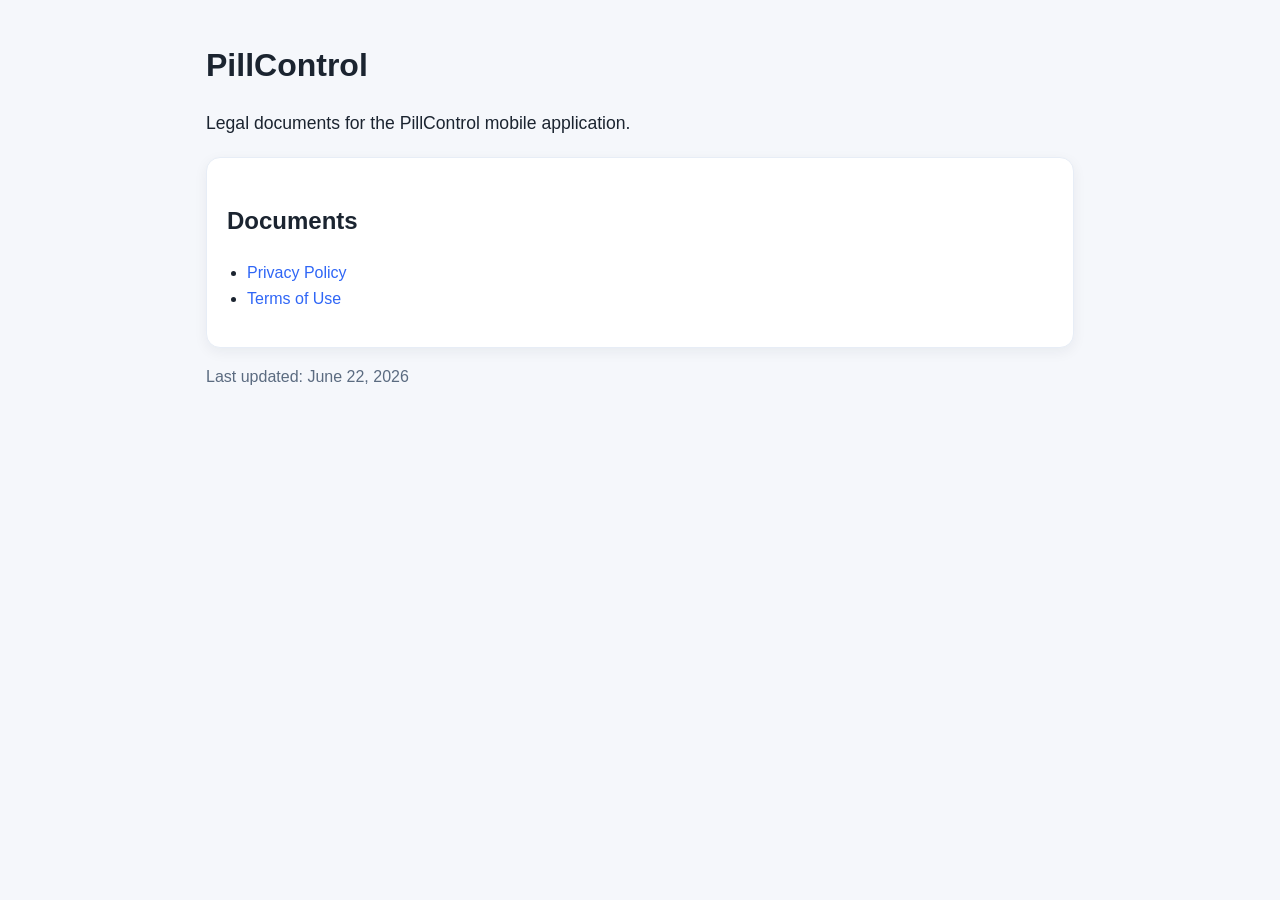
<file: docs/index.html>
<!doctype html>
<html lang="en">
<head>
  <meta charset="utf-8">
  <meta name="viewport" content="width=device-width, initial-scale=1">
  <title>PillControl Legal</title>
  <link rel="stylesheet" href="./styles.css">
</head>
<body>
  <main class="container">
    <h1>PillControl</h1>
    <p class="lead">Legal documents for the PillControl mobile application.</p>

    <section class="card">
      <h2>Documents</h2>
      <ul>
        <li><a href="./privacy.html">Privacy Policy</a></li>
        <li><a href="./terms.html">Terms of Use</a></li>
      </ul>
    </section>

    <p class="muted">Last updated: June 22, 2026</p>
  </main>
</body>
</html>
</file>
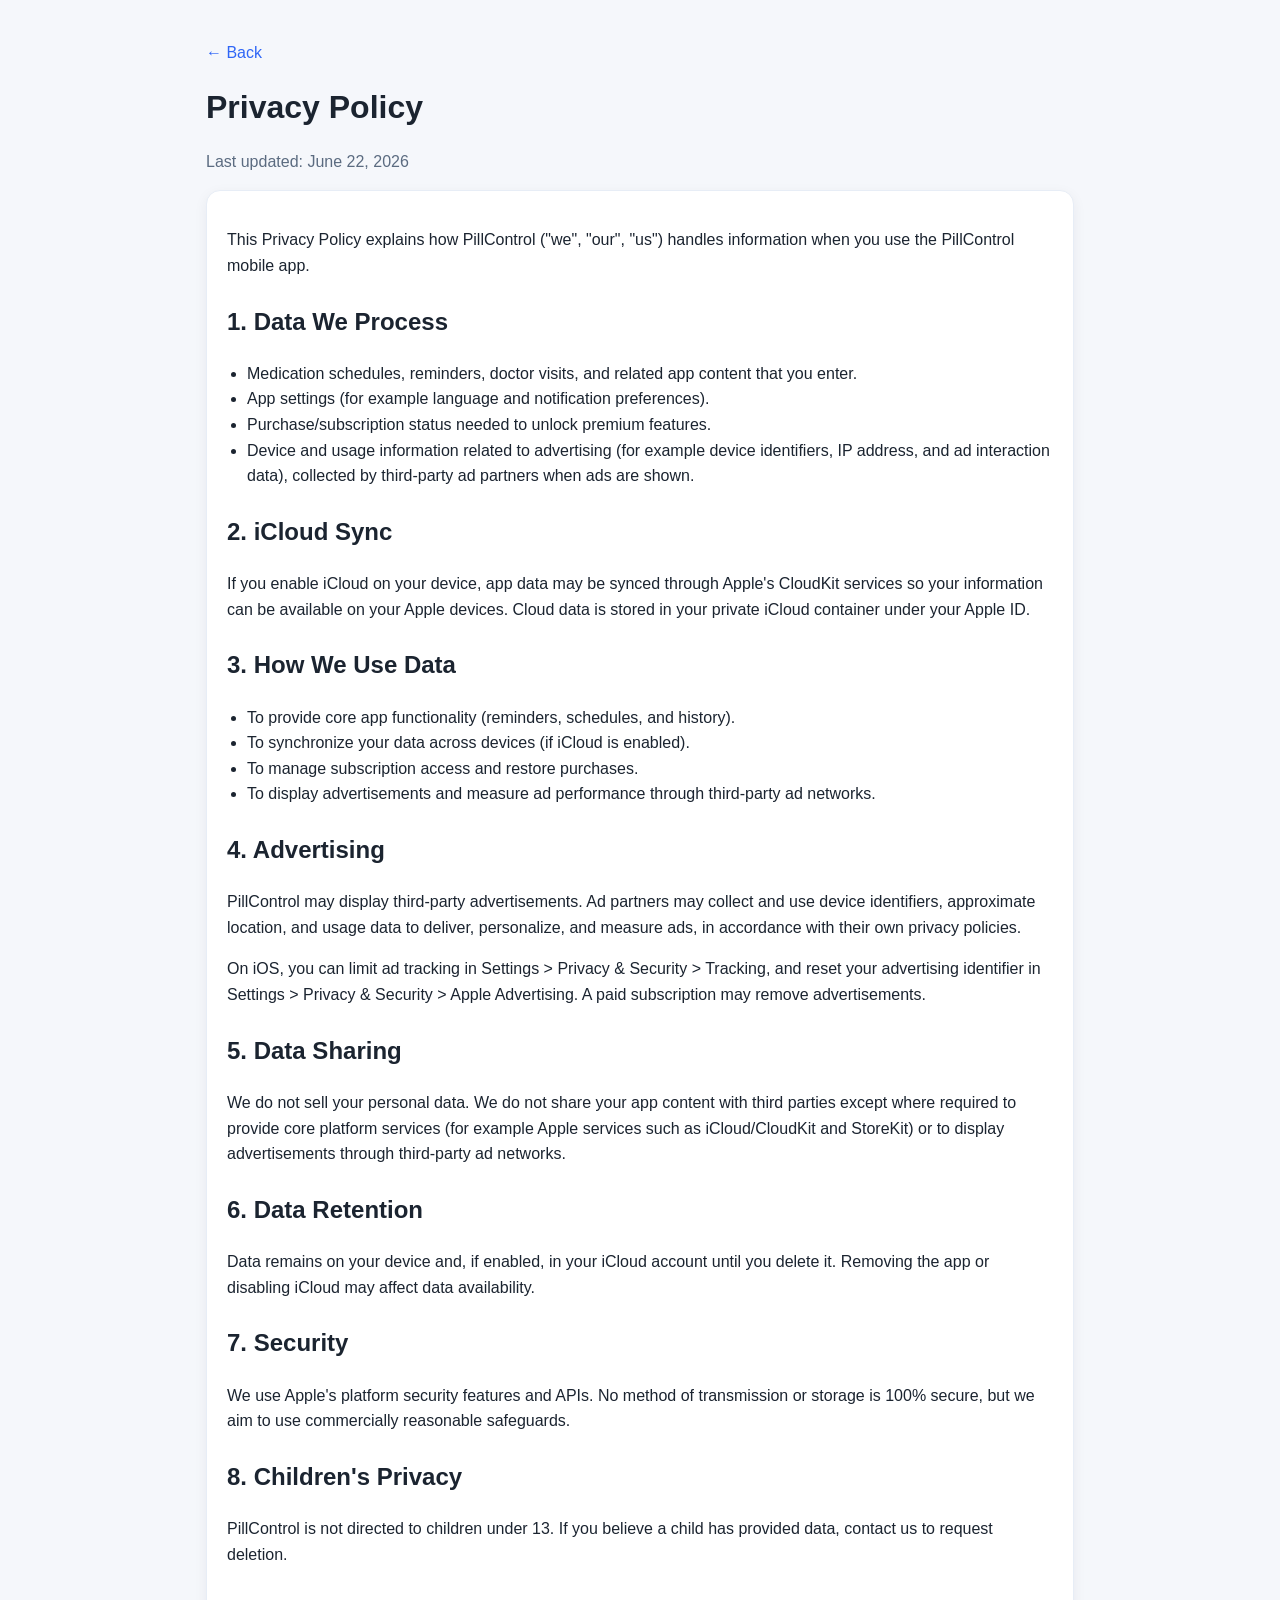
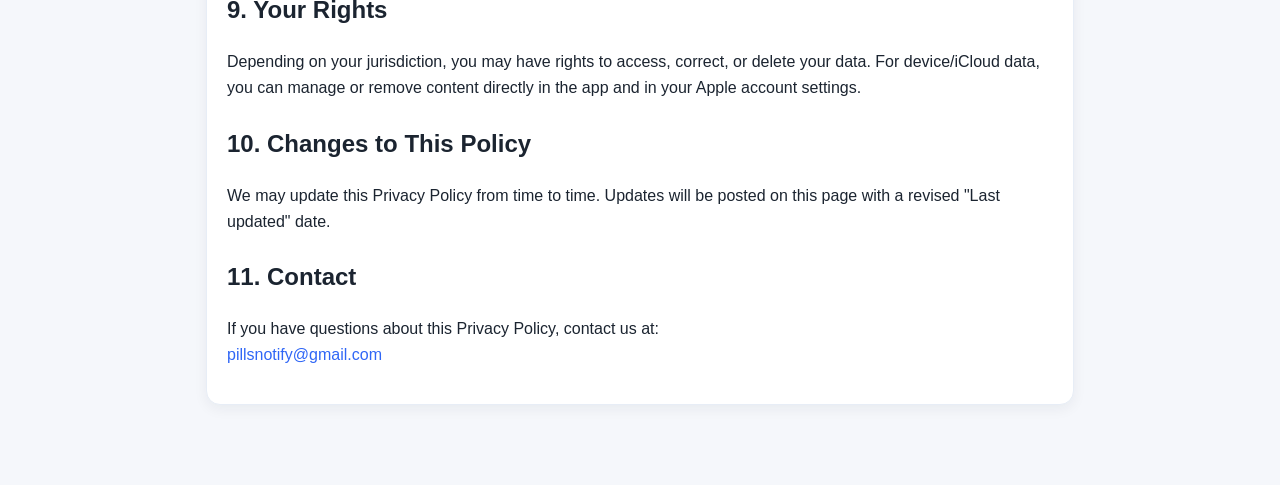
<file: docs/privacy.html>
<!doctype html>
<html lang="en">
<head>
  <meta charset="utf-8">
  <meta name="viewport" content="width=device-width, initial-scale=1">
  <title>Privacy Policy - PillControl</title>
  <link rel="stylesheet" href="./styles.css">
</head>
<body>
  <main class="container">
    <p><a href="./index.html">← Back</a></p>
    <h1>Privacy Policy</h1>
    <p class="muted">Last updated: June 22, 2026</p>

    <section class="card">
      <p>
        This Privacy Policy explains how PillControl ("we", "our", "us") handles information when you use the PillControl mobile app.
      </p>

      <h2>1. Data We Process</h2>
      <ul>
        <li>Medication schedules, reminders, doctor visits, and related app content that you enter.</li>
        <li>App settings (for example language and notification preferences).</li>
        <li>Purchase/subscription status needed to unlock premium features.</li>
        <li>Device and usage information related to advertising (for example device identifiers, IP address, and ad interaction data), collected by third-party ad partners when ads are shown.</li>
      </ul>

      <h2>2. iCloud Sync</h2>
      <p>
        If you enable iCloud on your device, app data may be synced through Apple's CloudKit services so your information can be available on your Apple devices.
        Cloud data is stored in your private iCloud container under your Apple ID.
      </p>

      <h2>3. How We Use Data</h2>
      <ul>
        <li>To provide core app functionality (reminders, schedules, and history).</li>
        <li>To synchronize your data across devices (if iCloud is enabled).</li>
        <li>To manage subscription access and restore purchases.</li>
        <li>To display advertisements and measure ad performance through third-party ad networks.</li>
      </ul>

      <h2>4. Advertising</h2>
      <p>
        PillControl may display third-party advertisements. Ad partners may collect and use device identifiers, approximate location, and usage data to deliver, personalize, and measure ads, in accordance with their own privacy policies.
      </p>
      <p>
        On iOS, you can limit ad tracking in Settings &gt; Privacy &amp; Security &gt; Tracking, and reset your advertising identifier in Settings &gt; Privacy &amp; Security &gt; Apple Advertising. A paid subscription may remove advertisements.
      </p>

      <h2>5. Data Sharing</h2>
      <p>
        We do not sell your personal data. We do not share your app content with third parties except where required to provide core platform services (for example Apple services such as iCloud/CloudKit and StoreKit) or to display advertisements through third-party ad networks.
      </p>

      <h2>6. Data Retention</h2>
      <p>
        Data remains on your device and, if enabled, in your iCloud account until you delete it. Removing the app or disabling iCloud may affect data availability.
      </p>

      <h2>7. Security</h2>
      <p>
        We use Apple's platform security features and APIs. No method of transmission or storage is 100% secure, but we aim to use commercially reasonable safeguards.
      </p>

      <h2>8. Children's Privacy</h2>
      <p>
        PillControl is not directed to children under 13. If you believe a child has provided data, contact us to request deletion.
      </p>

      <h2>9. Your Rights</h2>
      <p>
        Depending on your jurisdiction, you may have rights to access, correct, or delete your data. For device/iCloud data, you can manage or remove content directly in the app and in your Apple account settings.
      </p>

      <h2>10. Changes to This Policy</h2>
      <p>
        We may update this Privacy Policy from time to time. Updates will be posted on this page with a revised "Last updated" date.
      </p>

      <h2>11. Contact</h2>
      <p>
        If you have questions about this Privacy Policy, contact us at:
        <br>
        <a href="mailto:pillsnotify@gmail.com">pillsnotify@gmail.com</a>
      </p>
    </section>
  </main>
</body>
</html>
</file>
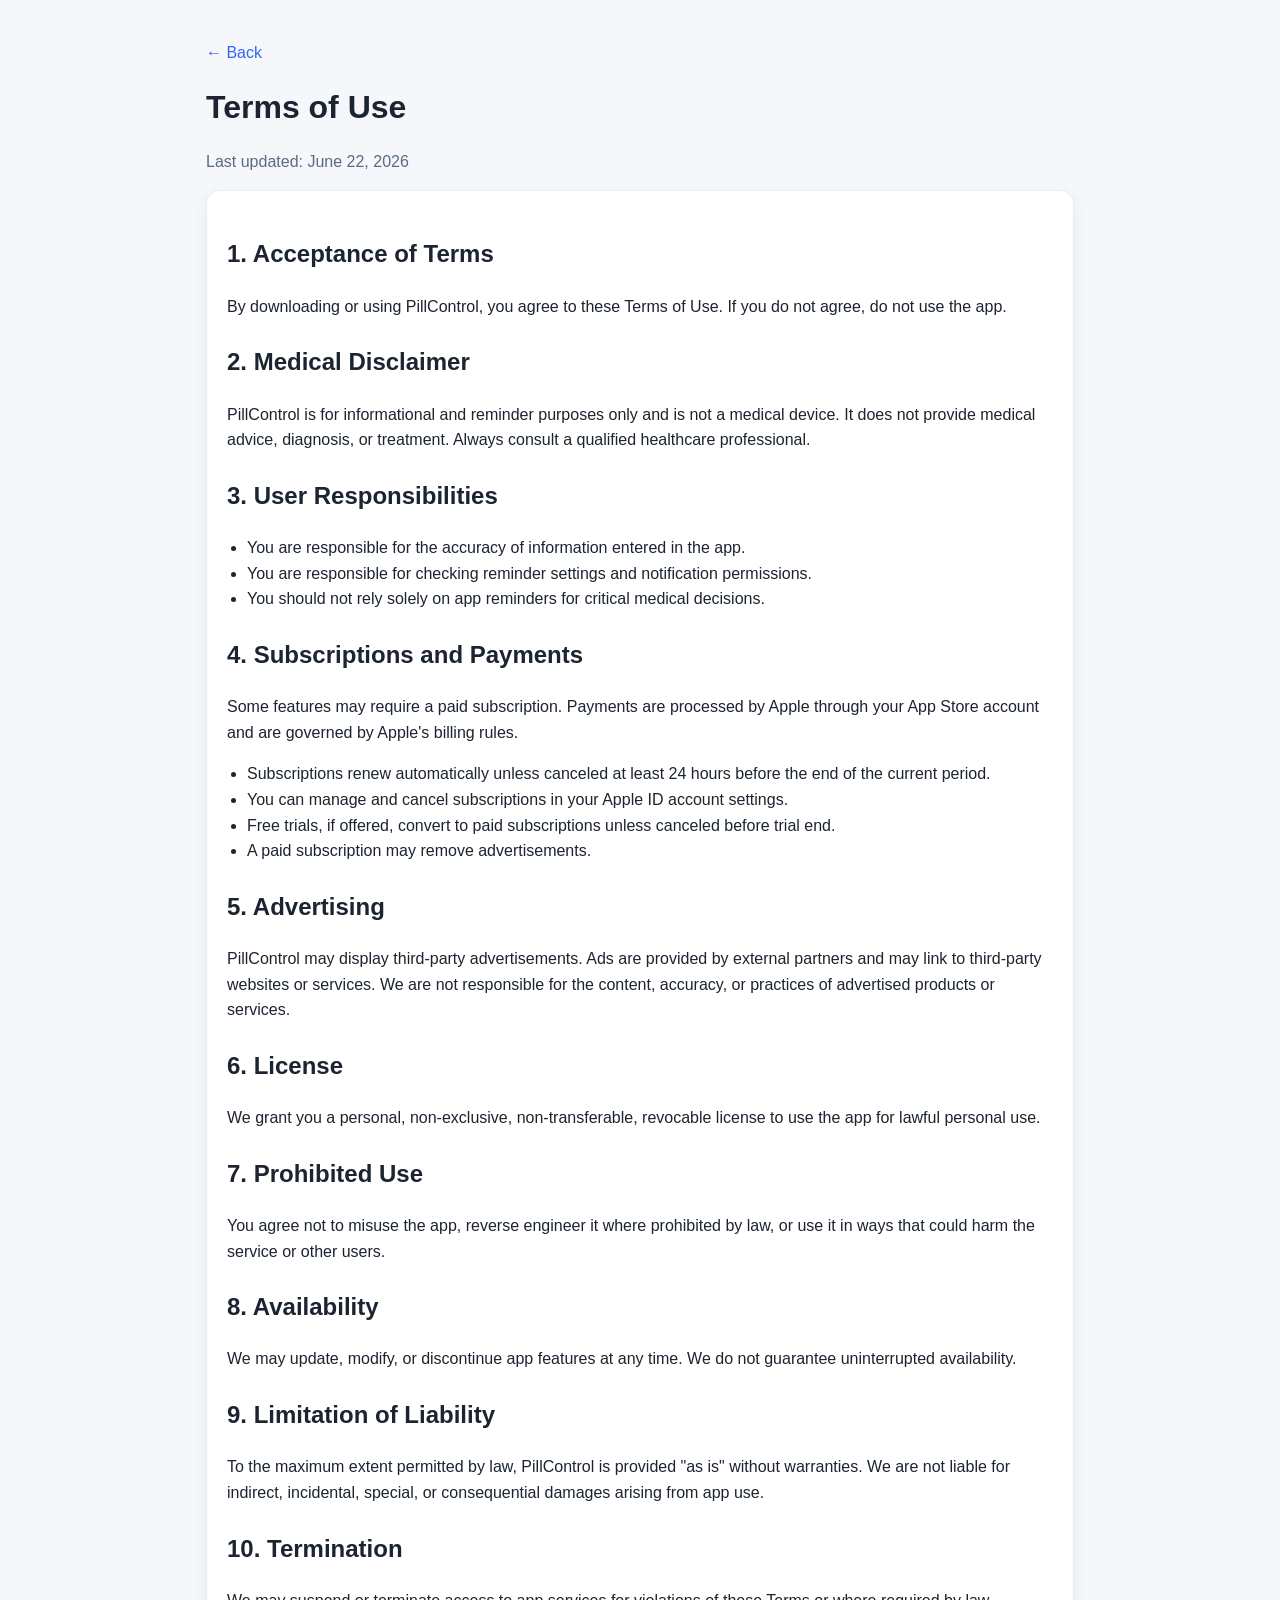
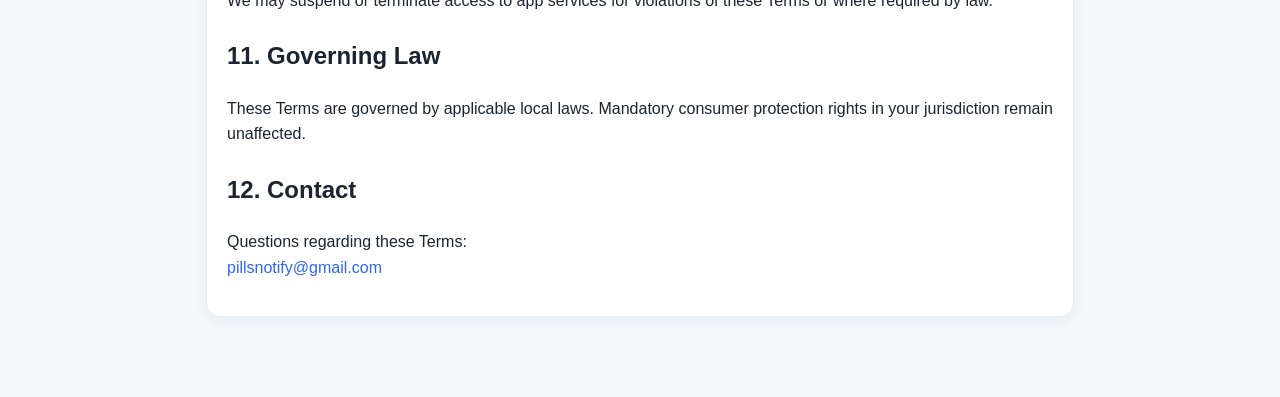
<file: docs/terms.html>
<!doctype html>
<html lang="en">
<head>
  <meta charset="utf-8">
  <meta name="viewport" content="width=device-width, initial-scale=1">
  <title>Terms of Use - PillControl</title>
  <link rel="stylesheet" href="./styles.css">
</head>
<body>
  <main class="container">
    <p><a href="./index.html">← Back</a></p>
    <h1>Terms of Use</h1>
    <p class="muted">Last updated: June 22, 2026</p>

    <section class="card">
      <h2>1. Acceptance of Terms</h2>
      <p>
        By downloading or using PillControl, you agree to these Terms of Use. If you do not agree, do not use the app.
      </p>

      <h2>2. Medical Disclaimer</h2>
      <p>
        PillControl is for informational and reminder purposes only and is not a medical device. It does not provide medical advice, diagnosis, or treatment. Always consult a qualified healthcare professional.
      </p>

      <h2>3. User Responsibilities</h2>
      <ul>
        <li>You are responsible for the accuracy of information entered in the app.</li>
        <li>You are responsible for checking reminder settings and notification permissions.</li>
        <li>You should not rely solely on app reminders for critical medical decisions.</li>
      </ul>

      <h2>4. Subscriptions and Payments</h2>
      <p>
        Some features may require a paid subscription. Payments are processed by Apple through your App Store account and are governed by Apple's billing rules.
      </p>
      <ul>
        <li>Subscriptions renew automatically unless canceled at least 24 hours before the end of the current period.</li>
        <li>You can manage and cancel subscriptions in your Apple ID account settings.</li>
        <li>Free trials, if offered, convert to paid subscriptions unless canceled before trial end.</li>
        <li>A paid subscription may remove advertisements.</li>
      </ul>

      <h2>5. Advertising</h2>
      <p>
        PillControl may display third-party advertisements. Ads are provided by external partners and may link to third-party websites or services. We are not responsible for the content, accuracy, or practices of advertised products or services.
      </p>

      <h2>6. License</h2>
      <p>
        We grant you a personal, non-exclusive, non-transferable, revocable license to use the app for lawful personal use.
      </p>

      <h2>7. Prohibited Use</h2>
      <p>
        You agree not to misuse the app, reverse engineer it where prohibited by law, or use it in ways that could harm the service or other users.
      </p>

      <h2>8. Availability</h2>
      <p>
        We may update, modify, or discontinue app features at any time. We do not guarantee uninterrupted availability.
      </p>

      <h2>9. Limitation of Liability</h2>
      <p>
        To the maximum extent permitted by law, PillControl is provided "as is" without warranties. We are not liable for indirect, incidental, special, or consequential damages arising from app use.
      </p>

      <h2>10. Termination</h2>
      <p>
        We may suspend or terminate access to app services for violations of these Terms or where required by law.
      </p>

      <h2>11. Governing Law</h2>
      <p>
        These Terms are governed by applicable local laws. Mandatory consumer protection rights in your jurisdiction remain unaffected.
      </p>

      <h2>12. Contact</h2>
      <p>
        Questions regarding these Terms:
        <br>
        <a href="mailto:pillsnotify@gmail.com">pillsnotify@gmail.com</a>
      </p>
    </section>
  </main>
</body>
</html>
</file>
<file: docs/styles.css>
* { box-sizing: border-box; }
body {
  margin: 0;
  font-family: -apple-system, BlinkMacSystemFont, "Segoe UI", Roboto, Helvetica, Arial, sans-serif;
  background: #f5f7fb;
  color: #1b2430;
  line-height: 1.6;
}
.container {
  max-width: 900px;
  margin: 40px auto;
  padding: 0 16px 40px;
}
h1 { margin: 0 0 8px; }
h2 { margin-top: 24px; }
.lead { font-size: 1.1rem; margin-bottom: 20px; }
.muted { color: #5b6b80; }
.card {
  background: #fff;
  border: 1px solid #e7edf6;
  border-radius: 14px;
  padding: 20px;
  box-shadow: 0 4px 14px rgba(20, 32, 56, 0.06);
}
a { color: #2f66f6; text-decoration: none; }
a:hover { text-decoration: underline; }
ul { padding-left: 20px; }
</file>
